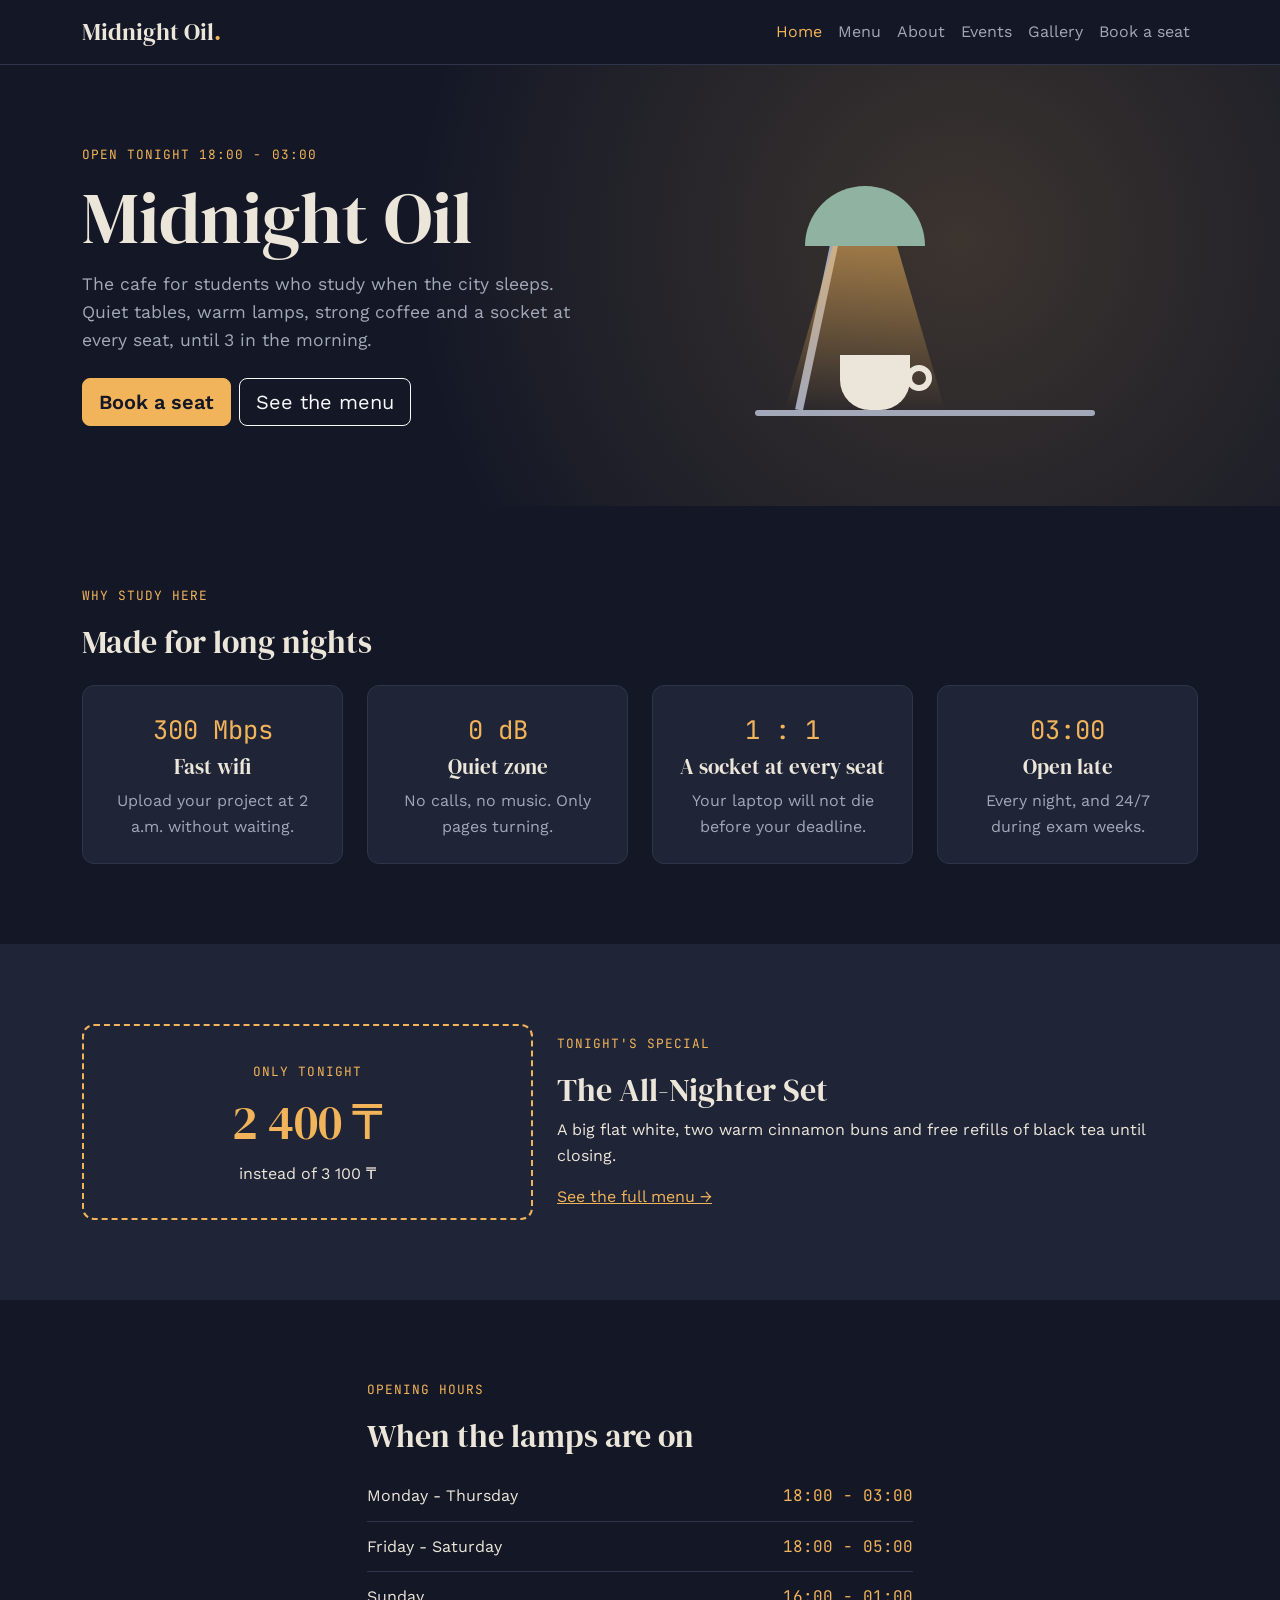
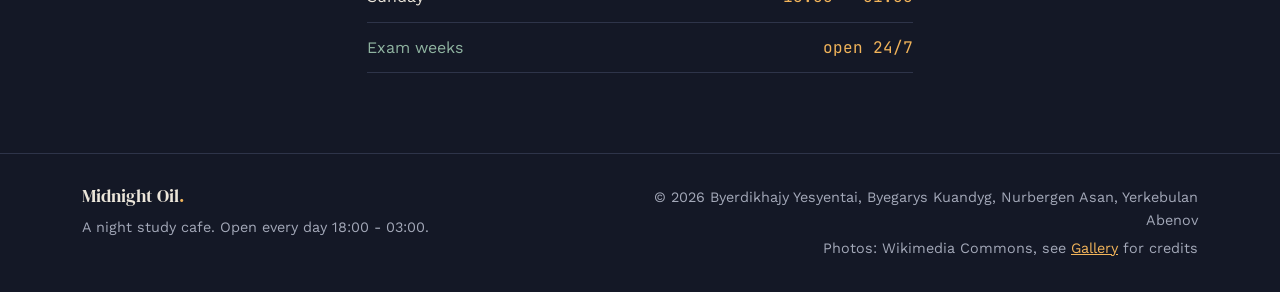
<file: index.html>
<!doctype html>
<html lang="en">
<head>
    <meta charset="UTF-8">
    <meta name="viewport" content="width=device-width, initial-scale=1.0">
    <title>Midnight Oil - Night Study Cafe</title>
    <!-- Page owner: Byerdikhajy Yesyentai -->

    <!-- Bootstrap first, then the fonts, then our shared CSS, then this page's own CSS -->
    <link rel="stylesheet" href="https://cdn.jsdelivr.net/npm/bootstrap@5.3.3/dist/css/bootstrap.min.css"
          integrity="sha384-QWTKZyjpPEjISv5WaRU9OFeRpok6YctnYmDr5pNlyT2bRjXh0JMhjY6hW+ALEwIH" crossorigin="anonymous">
    <link rel="preconnect" href="https://fonts.googleapis.com">
    <link rel="preconnect" href="https://fonts.gstatic.com" crossorigin>
    <link rel="stylesheet" href="https://fonts.googleapis.com/css2?family=DM+Serif+Display&family=JetBrains+Mono:wght@400;500&family=Work+Sans:wght@400;600&display=swap">
    <link rel="stylesheet" href="css/style.css">
    <link rel="stylesheet" href="css/home.css">
</head>
<body>

    <!-- ===== SHARED NAVBAR: keep it the same on every page (only "active" moves) ===== -->
    <nav class="navbar navbar-expand-lg navbar-dark site-nav sticky-top">
        <div class="container">
            <a class="navbar-brand" href="index.html">Midnight Oil<span>.</span></a>
            <button class="navbar-toggler" type="button" data-bs-toggle="collapse" data-bs-target="#mainMenu"
                    aria-controls="mainMenu" aria-expanded="false" aria-label="Open menu">
                <span class="navbar-toggler-icon"></span>
            </button>
            <div class="collapse navbar-collapse" id="mainMenu">
                <ul class="navbar-nav ms-auto">
                    <li class="nav-item"><a class="nav-link active" aria-current="page" href="index.html">Home</a></li>
                    <li class="nav-item"><a class="nav-link" href="menu.html">Menu</a></li>
                    <li class="nav-item"><a class="nav-link" href="about.html">About</a></li>
                    <li class="nav-item"><a class="nav-link" href="events.html">Events</a></li>
                    <li class="nav-item"><a class="nav-link" href="gallery.html">Gallery</a></li>
                    <li class="nav-item"><a class="nav-link" href="reserve.html">Book a seat</a></li>
                </ul>
            </div>
        </div>
    </nav>

    <main>

        <!-- ===== HERO: text on the left, the lamp drawing on the right =====
             Bootstrap grid: on a phone both columns are col-12 (stacked, text first),
             from 768px each is col-md-6 (half the width). -->
        <header class="hero section">
            <div class="container">
                <div class="row align-items-center g-4">
                    <div class="col-12 col-md-6">
                        <p class="label">Open tonight 18:00 - 03:00</p>
                        <h1 class="hero__title">Midnight Oil</h1>
                        <p class="hero__text">The cafe for students who study when the city sleeps. Quiet tables, warm lamps, strong coffee and a socket at every seat, until 3 in the morning.</p>
                        <div class="d-flex flex-wrap gap-2">
                            <a class="btn btn-lamp btn-lg" href="reserve.html">Book a seat</a>
                            <a class="btn btn-outline-light btn-lg" href="menu.html">See the menu</a>
                        </div>
                    </div>

                    <!-- The drawing is made only with CSS (see home.css, part 2).
                         aria-hidden="true": a screen reader skips it, because it is decoration. -->
                    <div class="col-12 col-md-6">
                        <div class="scene" aria-hidden="true">
                            <div class="lamp">
                                <div class="lamp__arm"></div>
                                <div class="lamp__shade"></div>
                                <div class="lamp__light"></div>
                            </div>
                            <div class="cup">
                                <span class="steam"></span>
                                <span class="steam"></span>
                                <span class="steam"></span>
                            </div>
                            <div class="desk"></div>
                        </div>
                    </div>
                </div>
            </div>
        </header>

        <!-- ===== WHY STUDY HERE: my own CSS Grid + my own media queries (home.css, part 3) =====
             1 per row on a phone, 2 on a tablet, 4 on a laptop. -->
        <section class="section">
            <div class="container">
                <p class="label">Why study here</p>
                <h2 class="mb-4">Made for long nights</h2>
                <div class="features">
                    <article class="feature">
                        <p class="feature__stat">300 Mbps</p>
                        <h3>Fast wifi</h3>
                        <p>Upload your project at 2 a.m. without waiting.</p>
                    </article>
                    <article class="feature">
                        <p class="feature__stat">0 dB</p>
                        <h3>Quiet zone</h3>
                        <p>No calls, no music. Only pages turning.</p>
                    </article>
                    <article class="feature">
                        <p class="feature__stat">1 : 1</p>
                        <h3>A socket at every seat</h3>
                        <p>Your laptop will not die before your deadline.</p>
                    </article>
                    <article class="feature">
                        <p class="feature__stat">03:00</p>
                        <h3>Open late</h3>
                        <p>Every night, and 24/7 during exam weeks.</p>
                    </article>
                </div>
            </div>
        </section>

        <!-- ===== TONIGHT'S SPECIAL: Bootstrap grid, 2 columns =====
             The text is more important, so on a phone it comes first (order-1). -->
        <section class="section special">
            <div class="container">
                <div class="row g-4 align-items-center">
                    <div class="col-12 col-lg-7 order-1 order-lg-2">
                        <p class="label">Tonight's special</p>
                        <h2>The All-Nighter Set</h2>
                        <p>A big flat white, two warm cinnamon buns and free refills of black tea until closing.</p>
                        <a href="menu.html">See the full menu &rarr;</a>
                    </div>
                    <div class="col-12 col-lg-5 order-2 order-lg-1">
                        <div class="special__price">
                            <span class="label">Only tonight</span>
                            <p class="special__number">2 400 ₸</p>
                            <p class="mb-0">instead of 3 100 ₸</p>
                        </div>
                    </div>
                </div>
            </div>
        </section>

        <!-- ===== OPENING HOURS: a list laid out with Flexbox (home.css, part 4) ===== -->
        <section class="section">
            <div class="container">
                <div class="row justify-content-center">
                    <div class="col-12 col-md-8 col-lg-6">
                        <p class="label">Opening hours</p>
                        <h2 class="mb-3">When the lamps are on</h2>
                        <ul class="hours">
                            <li><span>Monday - Thursday</span><span>18:00 - 03:00</span></li>
                            <li><span>Friday - Saturday</span><span>18:00 - 05:00</span></li>
                            <li><span>Sunday</span><span>16:00 - 01:00</span></li>
                            <li class="hours__exam"><span>Exam weeks</span><span>open 24/7</span></li>
                        </ul>
                        <!-- shown ONLY on a phone (d-md-none): a big button you can tap -->
                        <a class="btn btn-lamp w-100 d-md-none mt-3" href="reserve.html">Book a seat for tonight</a>
                    </div>
                </div>
            </div>
        </section>
    </main>

    <!-- ===== SHARED FOOTER ===== -->
    <footer class="site-footer">
        <div class="container">
            <div class="row g-3">
                <div class="col-12 col-md-6">
                    <h2>Midnight Oil<span>.</span></h2>
                    <p class="mb-0">A night study cafe. Open every day 18:00 - 03:00.</p>
                </div>
                <div class="col-12 col-md-6 text-md-end">
                    <p class="mb-1">&copy; 2026 Byerdikhajy Yesyentai, Byegarys Kuandyg, Nurbergen Asan, Yerkebulan Abenov</p>
                    <p class="mb-0">Photos: Wikimedia Commons, see <a href="gallery.html">Gallery</a> for credits</p>
                </div>
            </div>
        </div>
    </footer>

    <!-- Bootstrap JS: makes the menu button, accordion, tabs and modals work -->
    <script src="https://cdn.jsdelivr.net/npm/bootstrap@5.3.3/dist/js/bootstrap.bundle.min.js"
            integrity="sha384-YvpcrYf0tY3lHB60NNkmXc5s9fDVZLESaAA55NDzOxhy9GkcIdslK1eN7N6jIeHz" crossorigin="anonymous"></script>
</body>
</html>
</file>
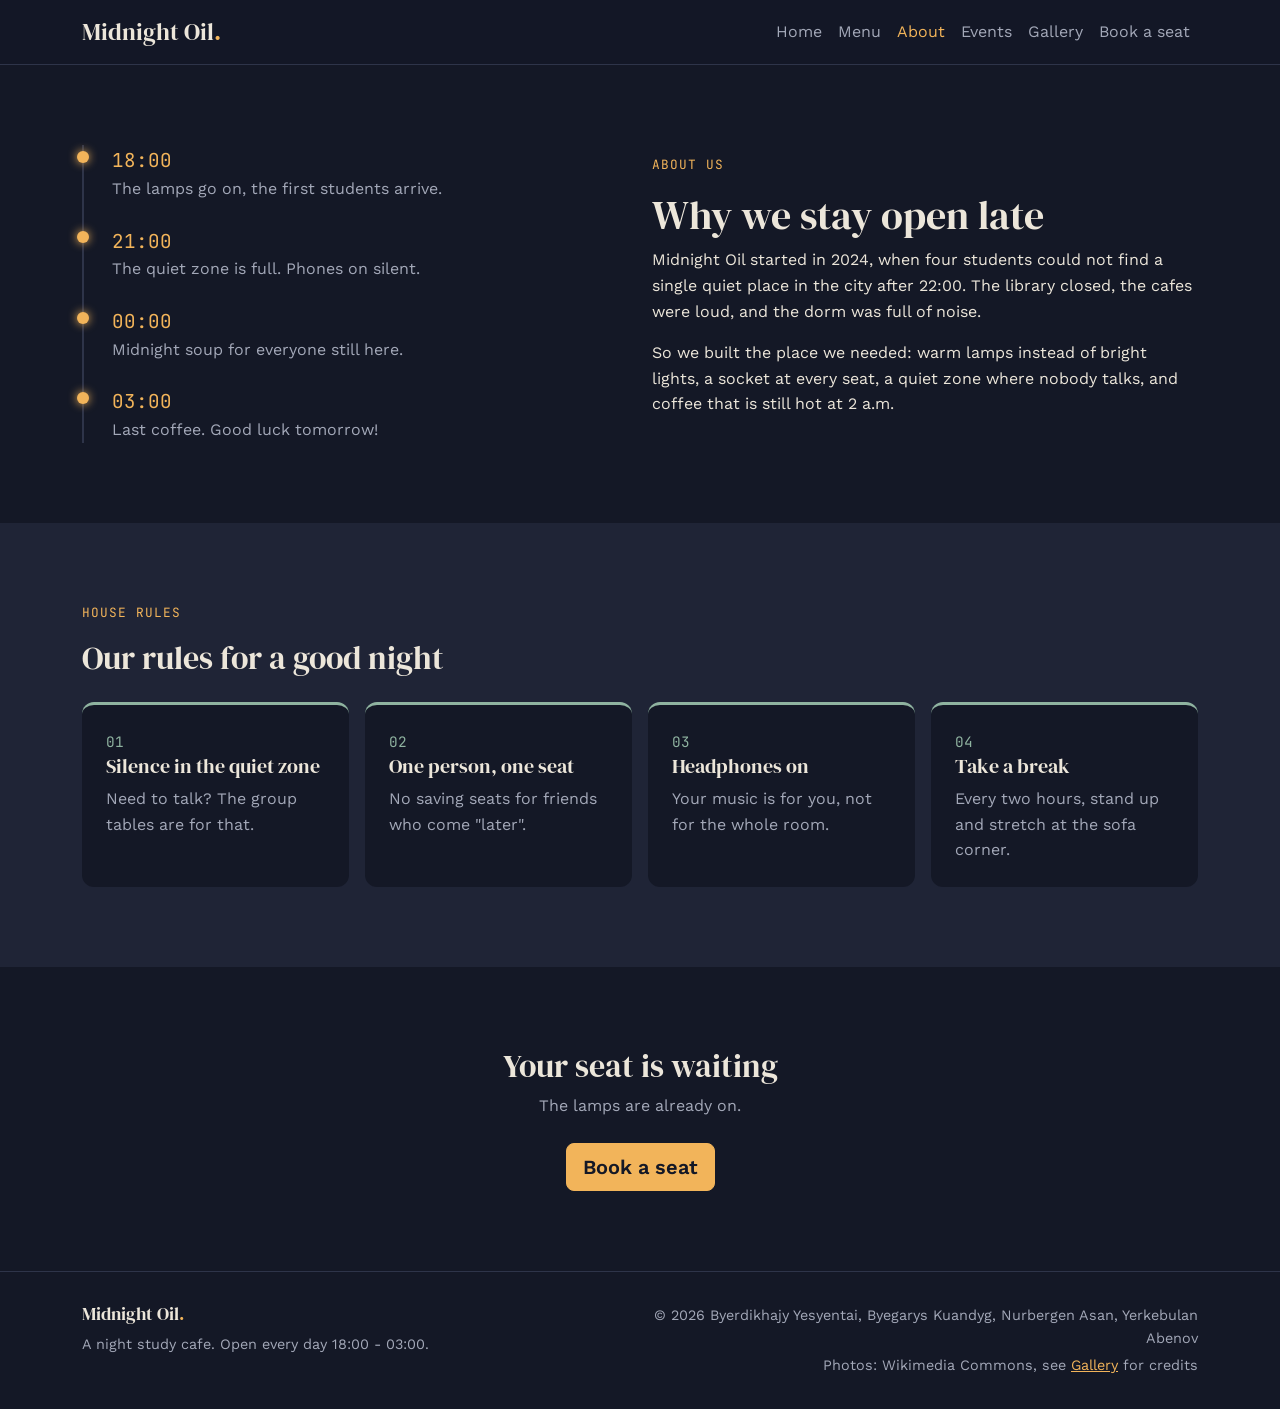
<file: about.html>
<!doctype html>
<html lang="en">
<head>
    <meta charset="UTF-8">
    <meta name="viewport" content="width=device-width, initial-scale=1.0">
    <title>About - Midnight Oil</title>
    <!-- Page owner: Nurbergen Asan -->

    <!-- Bootstrap first, then the fonts, then our shared CSS, then this page's own CSS -->
    <link rel="stylesheet" href="https://cdn.jsdelivr.net/npm/bootstrap@5.3.3/dist/css/bootstrap.min.css"
          integrity="sha384-QWTKZyjpPEjISv5WaRU9OFeRpok6YctnYmDr5pNlyT2bRjXh0JMhjY6hW+ALEwIH" crossorigin="anonymous">
    <link rel="preconnect" href="https://fonts.googleapis.com">
    <link rel="preconnect" href="https://fonts.gstatic.com" crossorigin>
    <link rel="stylesheet" href="https://fonts.googleapis.com/css2?family=DM+Serif+Display&family=JetBrains+Mono:wght@400;500&family=Work+Sans:wght@400;600&display=swap">
    <link rel="stylesheet" href="css/style.css">
    <link rel="stylesheet" href="css/about.css">
</head>
<body>

    <!-- ===== SHARED NAVBAR: keep it the same on every page (only "active" moves) ===== -->
    <nav class="navbar navbar-expand-lg navbar-dark site-nav sticky-top">
        <div class="container">
            <a class="navbar-brand" href="index.html">Midnight Oil<span>.</span></a>
            <button class="navbar-toggler" type="button" data-bs-toggle="collapse" data-bs-target="#mainMenu"
                    aria-controls="mainMenu" aria-expanded="false" aria-label="Open menu">
                <span class="navbar-toggler-icon"></span>
            </button>
            <div class="collapse navbar-collapse" id="mainMenu">
                <ul class="navbar-nav ms-auto">
                    <li class="nav-item"><a class="nav-link" href="index.html">Home</a></li>
                    <li class="nav-item"><a class="nav-link" href="menu.html">Menu</a></li>
                    <li class="nav-item"><a class="nav-link active" aria-current="page" href="about.html">About</a></li>
                    <li class="nav-item"><a class="nav-link" href="events.html">Events</a></li>
                    <li class="nav-item"><a class="nav-link" href="gallery.html">Gallery</a></li>
                    <li class="nav-item"><a class="nav-link" href="reserve.html">Book a seat</a></li>
                </ul>
            </div>
        </div>
    </nav>

    <main>

        <section class="section">
            <div class="container">
                <!-- ===== OUR STORY: Bootstrap grid, 2 columns =====
                     On a phone both are col-12 and stacked; the story is more important,
                     so it comes first (order-1). From 768px the timeline moves to the LEFT (order-md-1). -->
                <div class="row g-4 align-items-center">
                    <div class="col-12 col-md-6 order-1 order-md-2">
                        <p class="label">About us</p>
                        <h1>Why we stay open late</h1>
                        <p>Midnight Oil started in 2024, when four students could not find a single quiet place in the city after 22:00. The library closed, the cafes were loud, and the dorm was full of noise.</p>
                        <p>So we built the place we needed: warm lamps instead of bright lights, a socket at every seat, a quiet zone where nobody talks, and coffee that is still hot at 2 a.m.</p>
                    </div>

                    <!-- A night in the cafe as a timeline (my own CSS in about.css) -->
                    <div class="col-12 col-md-6 order-2 order-md-1">
                        <ol class="timeline">
                            <li><span class="timeline__time">18:00</span> The lamps go on, the first students arrive.</li>
                            <li><span class="timeline__time">21:00</span> The quiet zone is full. Phones on silent.</li>
                            <li><span class="timeline__time">00:00</span> Midnight soup for everyone still here.</li>
                            <li><span class="timeline__time">03:00</span> Last coffee. Good luck tomorrow!</li>
                        </ol>
                    </div>
                </div>
            </div>
        </section>

        <!-- ===== HOUSE RULES: Flexbox + my own media queries (about.css) =====
             Phone: stacked. Tablet: 2 per row. Laptop: all 4 in one row. -->
        <section class="section rules-section">
            <div class="container">
                <p class="label">House rules</p>
                <h2 class="mb-4">Our rules for a good night</h2>
                <div class="rules">
                    <div class="rule">
                        <span class="rule__number">01</span>
                        <h3>Silence in the quiet zone</h3>
                        <p>Need to talk? The group tables are for that.</p>
                    </div>
                    <div class="rule">
                        <span class="rule__number">02</span>
                        <h3>One person, one seat</h3>
                        <p>No saving seats for friends who come "later".</p>
                    </div>
                    <div class="rule">
                        <span class="rule__number">03</span>
                        <h3>Headphones on</h3>
                        <p>Your music is for you, not for the whole room.</p>
                    </div>
                    <div class="rule">
                        <span class="rule__number">04</span>
                        <h3>Take a break</h3>
                        <p>Every two hours, stand up and stretch at the sofa corner.</p>
                    </div>
                </div>
            </div>
        </section>

        <!-- ===== CALL TO ACTION ===== -->
        <section class="section text-center">
            <div class="container">
                <h2>Your seat is waiting</h2>
                <p class="cta-text mb-4">The lamps are already on.</p>
                <a class="btn btn-lamp btn-lg" href="reserve.html">Book a seat</a>
            </div>
        </section>
    </main>

    <!-- ===== SHARED FOOTER ===== -->
    <footer class="site-footer">
        <div class="container">
            <div class="row g-3">
                <div class="col-12 col-md-6">
                    <h2>Midnight Oil<span>.</span></h2>
                    <p class="mb-0">A night study cafe. Open every day 18:00 - 03:00.</p>
                </div>
                <div class="col-12 col-md-6 text-md-end">
                    <p class="mb-1">&copy; 2026 Byerdikhajy Yesyentai, Byegarys Kuandyg, Nurbergen Asan, Yerkebulan Abenov</p>
                    <p class="mb-0">Photos: Wikimedia Commons, see <a href="gallery.html">Gallery</a> for credits</p>
                </div>
            </div>
        </div>
    </footer>

    <!-- Bootstrap JS: makes the menu button, accordion, tabs and modals work -->
    <script src="https://cdn.jsdelivr.net/npm/bootstrap@5.3.3/dist/js/bootstrap.bundle.min.js"
            integrity="sha384-YvpcrYf0tY3lHB60NNkmXc5s9fDVZLESaAA55NDzOxhy9GkcIdslK1eN7N6jIeHz" crossorigin="anonymous"></script>
</body>
</html>
</file>
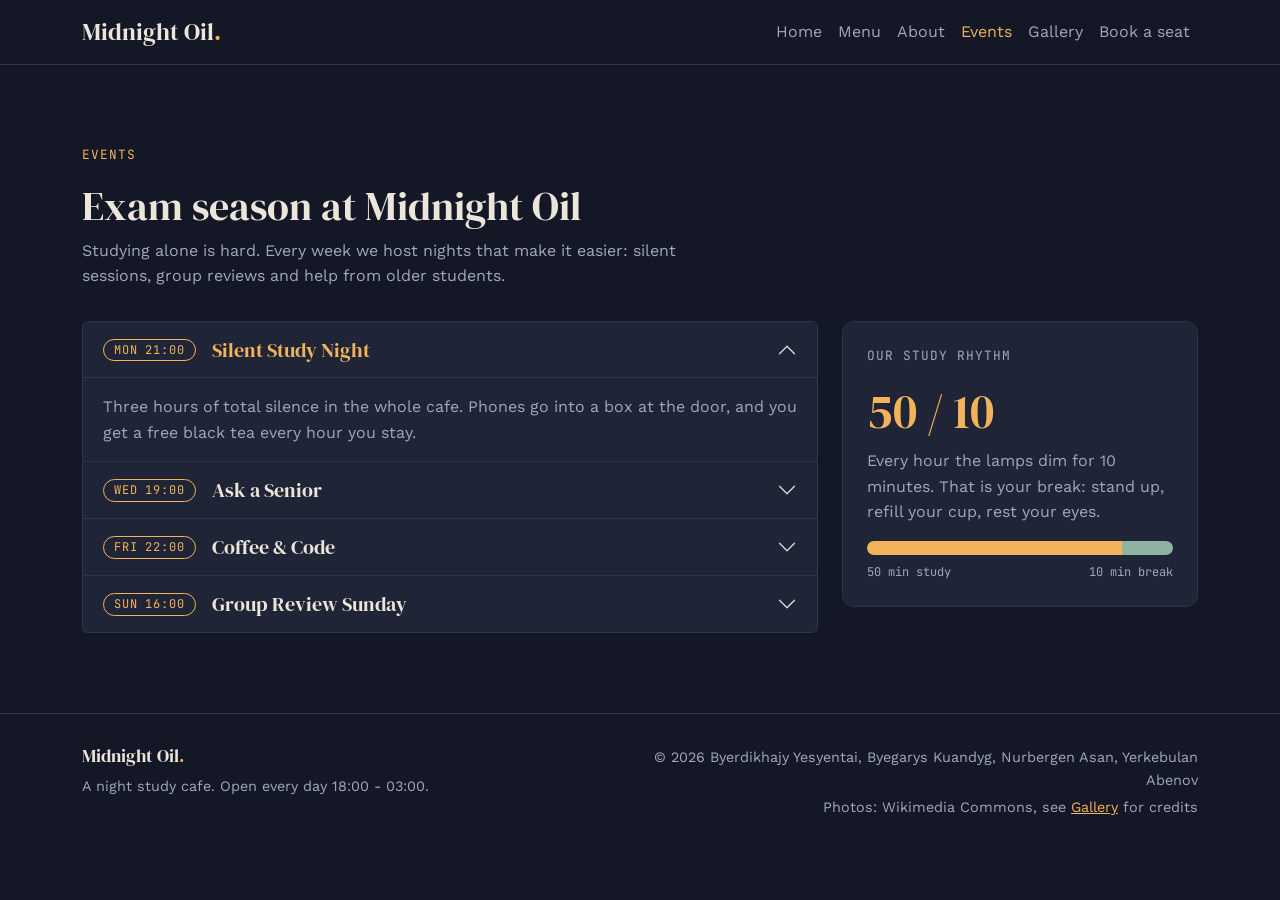
<file: events.html>
<!doctype html>
<html lang="en">
<head>
    <meta charset="UTF-8">
    <meta name="viewport" content="width=device-width, initial-scale=1.0">
    <title>Events - Midnight Oil</title>
    <!-- Page owner: Nurbergen Asan -->

    <!-- Bootstrap first, then the fonts, then our shared CSS, then this page's own CSS -->
    <link rel="stylesheet" href="https://cdn.jsdelivr.net/npm/bootstrap@5.3.3/dist/css/bootstrap.min.css"
          integrity="sha384-QWTKZyjpPEjISv5WaRU9OFeRpok6YctnYmDr5pNlyT2bRjXh0JMhjY6hW+ALEwIH" crossorigin="anonymous">
    <link rel="preconnect" href="https://fonts.googleapis.com">
    <link rel="preconnect" href="https://fonts.gstatic.com" crossorigin>
    <link rel="stylesheet" href="https://fonts.googleapis.com/css2?family=DM+Serif+Display&family=JetBrains+Mono:wght@400;500&family=Work+Sans:wght@400;600&display=swap">
    <link rel="stylesheet" href="css/style.css">
    <link rel="stylesheet" href="css/events.css">
</head>
<body>

    <!-- ===== SHARED NAVBAR: keep it the same on every page (only "active" moves) ===== -->
    <nav class="navbar navbar-expand-lg navbar-dark site-nav sticky-top">
        <div class="container">
            <a class="navbar-brand" href="index.html">Midnight Oil<span>.</span></a>
            <button class="navbar-toggler" type="button" data-bs-toggle="collapse" data-bs-target="#mainMenu"
                    aria-controls="mainMenu" aria-expanded="false" aria-label="Open menu">
                <span class="navbar-toggler-icon"></span>
            </button>
            <div class="collapse navbar-collapse" id="mainMenu">
                <ul class="navbar-nav ms-auto">
                    <li class="nav-item"><a class="nav-link" href="index.html">Home</a></li>
                    <li class="nav-item"><a class="nav-link" href="menu.html">Menu</a></li>
                    <li class="nav-item"><a class="nav-link" href="about.html">About</a></li>
                    <li class="nav-item"><a class="nav-link active" aria-current="page" href="events.html">Events</a></li>
                    <li class="nav-item"><a class="nav-link" href="gallery.html">Gallery</a></li>
                    <li class="nav-item"><a class="nav-link" href="reserve.html">Book a seat</a></li>
                </ul>
            </div>
        </div>
    </nav>

    <main>

        <section class="section">
            <div class="container">
                <p class="label">Events</p>
                <h1>Exam season at Midnight Oil</h1>
                <p class="events-intro">Studying alone is hard. Every week we host nights that make it easier: silent sessions, group reviews and help from older students.</p>

                <div class="row g-4">
                    <!-- ===== EVENTS: Bootstrap accordion =====
                         Each button opens one panel (data-bs-target = the panel's id).
                         data-bs-parent="#eventList": opening one panel closes the others.
                         The first panel has "show", so it is open when the page loads. -->
                    <div class="col-12 col-lg-8">
                        <div class="accordion event-list" id="eventList">
                            <div class="accordion-item">
                                <h2 class="accordion-header">
                                    <button class="accordion-button" type="button" data-bs-toggle="collapse" data-bs-target="#ev1" aria-expanded="true" aria-controls="ev1">
                                        <span class="event-date">MON 21:00</span> Silent Study Night
                                    </button>
                                </h2>
                                <div id="ev1" class="accordion-collapse collapse show" data-bs-parent="#eventList">
                                    <div class="accordion-body">Three hours of total silence in the whole cafe. Phones go into a box at the door, and you get a free black tea every hour you stay.</div>
                                </div>
                            </div>
                            <div class="accordion-item">
                                <h2 class="accordion-header">
                                    <button class="accordion-button collapsed" type="button" data-bs-toggle="collapse" data-bs-target="#ev2" aria-expanded="false" aria-controls="ev2">
                                        <span class="event-date">WED 19:00</span> Ask a Senior
                                    </button>
                                </h2>
                                <div id="ev2" class="accordion-collapse collapse" data-bs-parent="#eventList">
                                    <div class="accordion-body">Third- and fourth-year students sit at the group tables and help with maths, programming and English. Bring your questions.</div>
                                </div>
                            </div>
                            <div class="accordion-item">
                                <h2 class="accordion-header">
                                    <button class="accordion-button collapsed" type="button" data-bs-toggle="collapse" data-bs-target="#ev3" aria-expanded="false" aria-controls="ev3">
                                        <span class="event-date">FRI 22:00</span> Coffee &amp; Code
                                    </button>
                                </h2>
                                <div id="ev3" class="accordion-collapse collapse" data-bs-parent="#eventList">
                                    <div class="accordion-body">A night for programmers: work on your project, show it to others, and get feedback. The best project of the month gets free coffee for a week.</div>
                                </div>
                            </div>
                            <div class="accordion-item">
                                <h2 class="accordion-header">
                                    <button class="accordion-button collapsed" type="button" data-bs-toggle="collapse" data-bs-target="#ev4" aria-expanded="false" aria-controls="ev4">
                                        <span class="event-date">SUN 16:00</span> Group Review Sunday
                                    </button>
                                </h2>
                                <div id="ev4" class="accordion-collapse collapse" data-bs-parent="#eventList">
                                    <div class="accordion-body">Book a group table for up to six and review for the week's exams together. A whiteboard and markers are on every table.</div>
                                </div>
                            </div>
                        </div>
                    </div>

                    <!-- ===== SIDE BOX: our study method =====
                         On a laptop it sits next to the events; on a phone it comes after them. -->
                    <div class="col-12 col-lg-4">
                        <aside class="pomodoro">
                            <p class="label">Our study rhythm</p>
                            <h2>50 / 10</h2>
                            <p>Every hour the lamps dim for 10 minutes. That is your break: stand up, refill your cup, rest your eyes.</p>
                            <div class="pomodoro__bar" aria-hidden="true">
                                <span class="pomodoro__study"></span><span class="pomodoro__break"></span>
                            </div>
                            <p class="pomodoro__legend mb-0"><span>50 min study</span><span>10 min break</span></p>
                        </aside>
                    </div>
                </div>
            </div>
        </section>
    </main>

    <!-- ===== SHARED FOOTER ===== -->
    <footer class="site-footer">
        <div class="container">
            <div class="row g-3">
                <div class="col-12 col-md-6">
                    <h2>Midnight Oil<span>.</span></h2>
                    <p class="mb-0">A night study cafe. Open every day 18:00 - 03:00.</p>
                </div>
                <div class="col-12 col-md-6 text-md-end">
                    <p class="mb-1">&copy; 2026 Byerdikhajy Yesyentai, Byegarys Kuandyg, Nurbergen Asan, Yerkebulan Abenov</p>
                    <p class="mb-0">Photos: Wikimedia Commons, see <a href="gallery.html">Gallery</a> for credits</p>
                </div>
            </div>
        </div>
    </footer>

    <!-- Bootstrap JS: makes the menu button, accordion, tabs and modals work -->
    <script src="https://cdn.jsdelivr.net/npm/bootstrap@5.3.3/dist/js/bootstrap.bundle.min.js"
            integrity="sha384-YvpcrYf0tY3lHB60NNkmXc5s9fDVZLESaAA55NDzOxhy9GkcIdslK1eN7N6jIeHz" crossorigin="anonymous"></script>
</body>
</html>
</file>
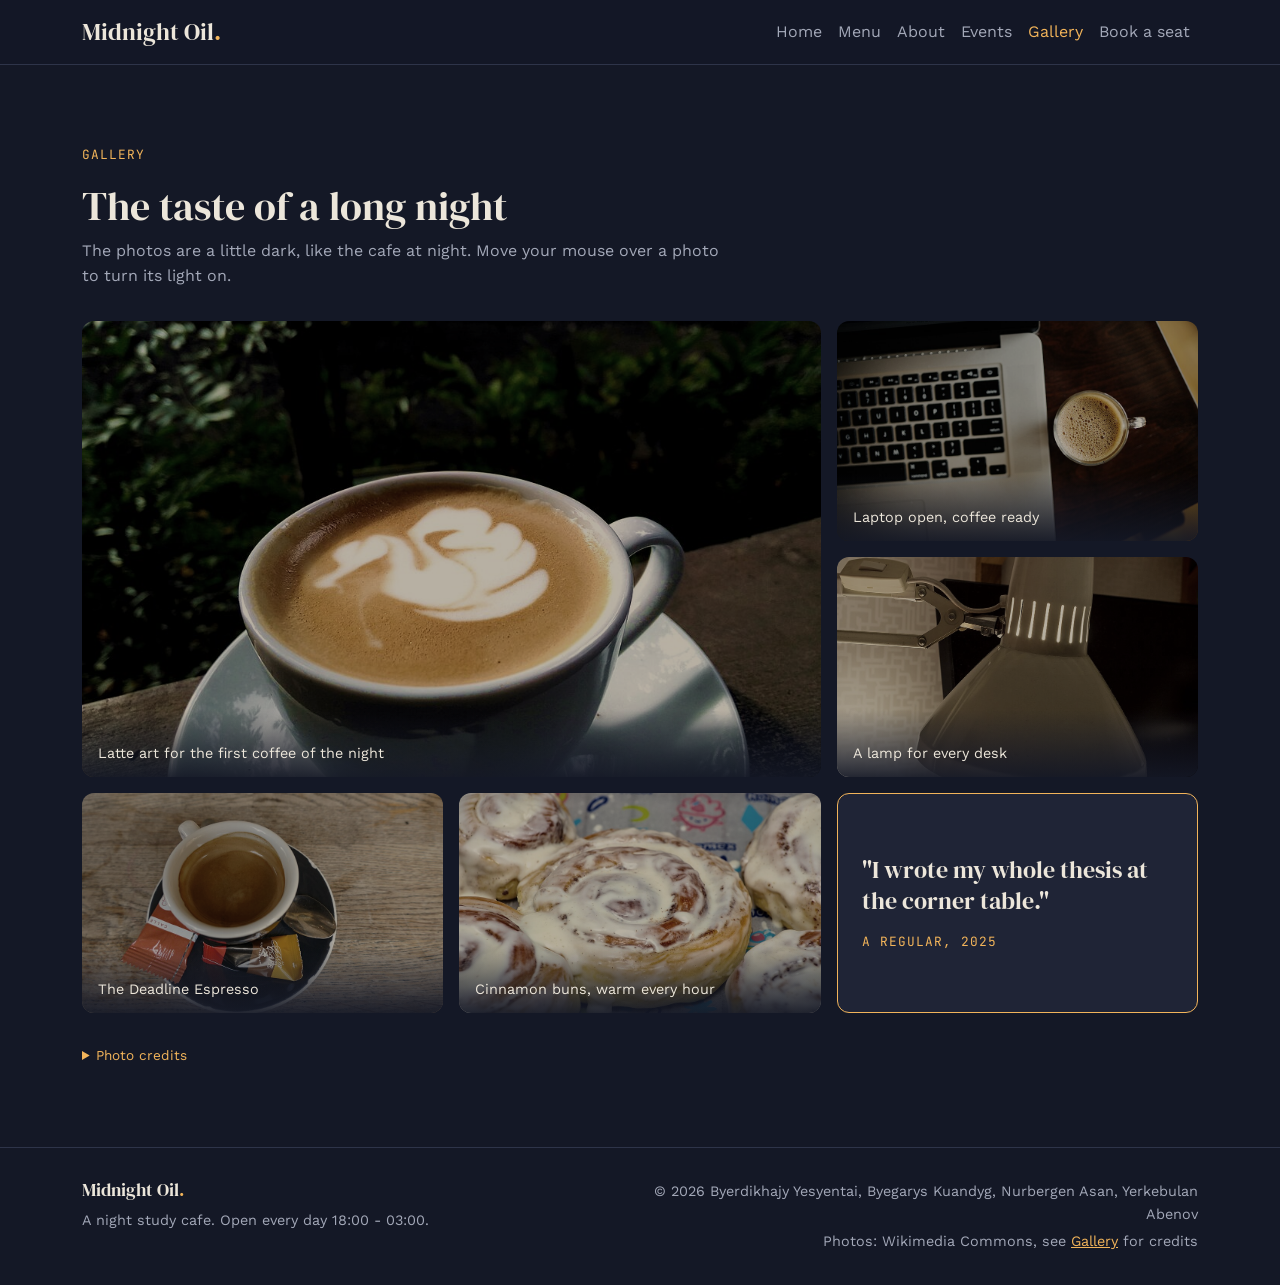
<file: gallery.html>
<!doctype html>
<html lang="en">
<head>
    <meta charset="UTF-8">
    <meta name="viewport" content="width=device-width, initial-scale=1.0">
    <title>Gallery - Midnight Oil</title>
    <!-- Page owner: Byerdikhajy Yesyentai -->

    <!-- Bootstrap first, then the fonts, then our shared CSS, then this page's own CSS -->
    <link rel="stylesheet" href="https://cdn.jsdelivr.net/npm/bootstrap@5.3.3/dist/css/bootstrap.min.css"
          integrity="sha384-QWTKZyjpPEjISv5WaRU9OFeRpok6YctnYmDr5pNlyT2bRjXh0JMhjY6hW+ALEwIH" crossorigin="anonymous">
    <link rel="preconnect" href="https://fonts.googleapis.com">
    <link rel="preconnect" href="https://fonts.gstatic.com" crossorigin>
    <link rel="stylesheet" href="https://fonts.googleapis.com/css2?family=DM+Serif+Display&family=JetBrains+Mono:wght@400;500&family=Work+Sans:wght@400;600&display=swap">
    <link rel="stylesheet" href="css/style.css">
    <link rel="stylesheet" href="css/gallery.css">
</head>
<body>

    <!-- ===== SHARED NAVBAR: keep it the same on every page (only "active" moves) ===== -->
    <nav class="navbar navbar-expand-lg navbar-dark site-nav sticky-top">
        <div class="container">
            <a class="navbar-brand" href="index.html">Midnight Oil<span>.</span></a>
            <button class="navbar-toggler" type="button" data-bs-toggle="collapse" data-bs-target="#mainMenu"
                    aria-controls="mainMenu" aria-expanded="false" aria-label="Open menu">
                <span class="navbar-toggler-icon"></span>
            </button>
            <div class="collapse navbar-collapse" id="mainMenu">
                <ul class="navbar-nav ms-auto">
                    <li class="nav-item"><a class="nav-link" href="index.html">Home</a></li>
                    <li class="nav-item"><a class="nav-link" href="menu.html">Menu</a></li>
                    <li class="nav-item"><a class="nav-link" href="about.html">About</a></li>
                    <li class="nav-item"><a class="nav-link" href="events.html">Events</a></li>
                    <li class="nav-item"><a class="nav-link active" aria-current="page" href="gallery.html">Gallery</a></li>
                    <li class="nav-item"><a class="nav-link" href="reserve.html">Book a seat</a></li>
                </ul>
            </div>
        </div>
    </nav>

    <main>

        <section class="section">
            <div class="container">
                <p class="label">Gallery</p>
                <h1>The taste of a long night</h1>
                <p class="gallery-intro">The photos are a little dark, like the cafe at night. Move your mouse over a photo to turn its light on.</p>

                <!-- ===== GALLERY: my own CSS Grid (gallery.css), no Bootstrap row =====
                     Phone: 1 column. Tablet: 2 columns. Laptop: 3 columns, and the first photo
                     is big (2 columns wide and 2 rows tall) for an unusual layout.
                     <figure> + <figcaption> = a picture with its caption (semantic HTML). -->
                <div class="gallery">
                    <figure class="gallery__item gallery__item--big">
                        <img src="images/latte.jpg" alt="A cup of latte with a swan drawn in the milk foam">
                        <figcaption>Latte art for the first coffee of the night</figcaption>
                    </figure>
                    <figure class="gallery__item">
                        <img src="images/laptop.jpg" alt="A small coffee next to an open laptop on a wooden table">
                        <figcaption>Laptop open, coffee ready</figcaption>
                    </figure>
                    <figure class="gallery__item">
                        <img src="images/lamp.jpg" alt="An old metal desk lamp with slits in its shade">
                        <figcaption>A lamp for every desk</figcaption>
                    </figure>
                    <figure class="gallery__item">
                        <img src="images/espresso.jpg" alt="An espresso on a black saucer with two sugar sticks, from above">
                        <figcaption>The Deadline Espresso</figcaption>
                    </figure>
                    <figure class="gallery__item">
                        <img src="images/buns.jpg" alt="Cinnamon buns with white icing, close up">
                        <figcaption>Cinnamon buns, warm every hour</figcaption>
                    </figure>
                    <!-- a text tile instead of a photo -->
                    <div class="gallery__item gallery__quote">
                        <p>"I wrote my whole thesis at the corner table."</p>
                        <span class="label">a regular, 2025</span>
                    </div>
                </div>

                <!-- Photo credits: the rules allow photos only with credit -->
                <details class="credits">
                    <summary>Photo credits</summary>
                    <ul>
                        <li>Latte: "Cup of coffee with latte art 2016" by Abdulrohmatt, CC BY-SA 4.0, Wikimedia Commons</li>
                        <li>Laptop: "Coffee cup next to laptop on wooden table" by Shixart1985, CC BY 2.0, Wikimedia Commons</li>
                        <li>Lamp: "Old desk lamp in Tuntorp" by W.carter, CC BY-SA 4.0, Wikimedia Commons</li>
                        <li>Espresso: "Cup of espresso 02" by Kritzolina, CC BY-SA 4.0, Wikimedia Commons</li>
                        <li>Buns: "Homemade Cinnamon rolls 03" by Pannet, CC BY 4.0, Wikimedia Commons</li>
                    </ul>
                </details>
            </div>
        </section>
    </main>

    <!-- ===== SHARED FOOTER ===== -->
    <footer class="site-footer">
        <div class="container">
            <div class="row g-3">
                <div class="col-12 col-md-6">
                    <h2>Midnight Oil<span>.</span></h2>
                    <p class="mb-0">A night study cafe. Open every day 18:00 - 03:00.</p>
                </div>
                <div class="col-12 col-md-6 text-md-end">
                    <p class="mb-1">&copy; 2026 Byerdikhajy Yesyentai, Byegarys Kuandyg, Nurbergen Asan, Yerkebulan Abenov</p>
                    <p class="mb-0">Photos: Wikimedia Commons, see <a href="gallery.html">Gallery</a> for credits</p>
                </div>
            </div>
        </div>
    </footer>

    <!-- Bootstrap JS: makes the menu button, accordion, tabs and modals work -->
    <script src="https://cdn.jsdelivr.net/npm/bootstrap@5.3.3/dist/js/bootstrap.bundle.min.js"
            integrity="sha384-YvpcrYf0tY3lHB60NNkmXc5s9fDVZLESaAA55NDzOxhy9GkcIdslK1eN7N6jIeHz" crossorigin="anonymous"></script>
</body>
</html>
</file>
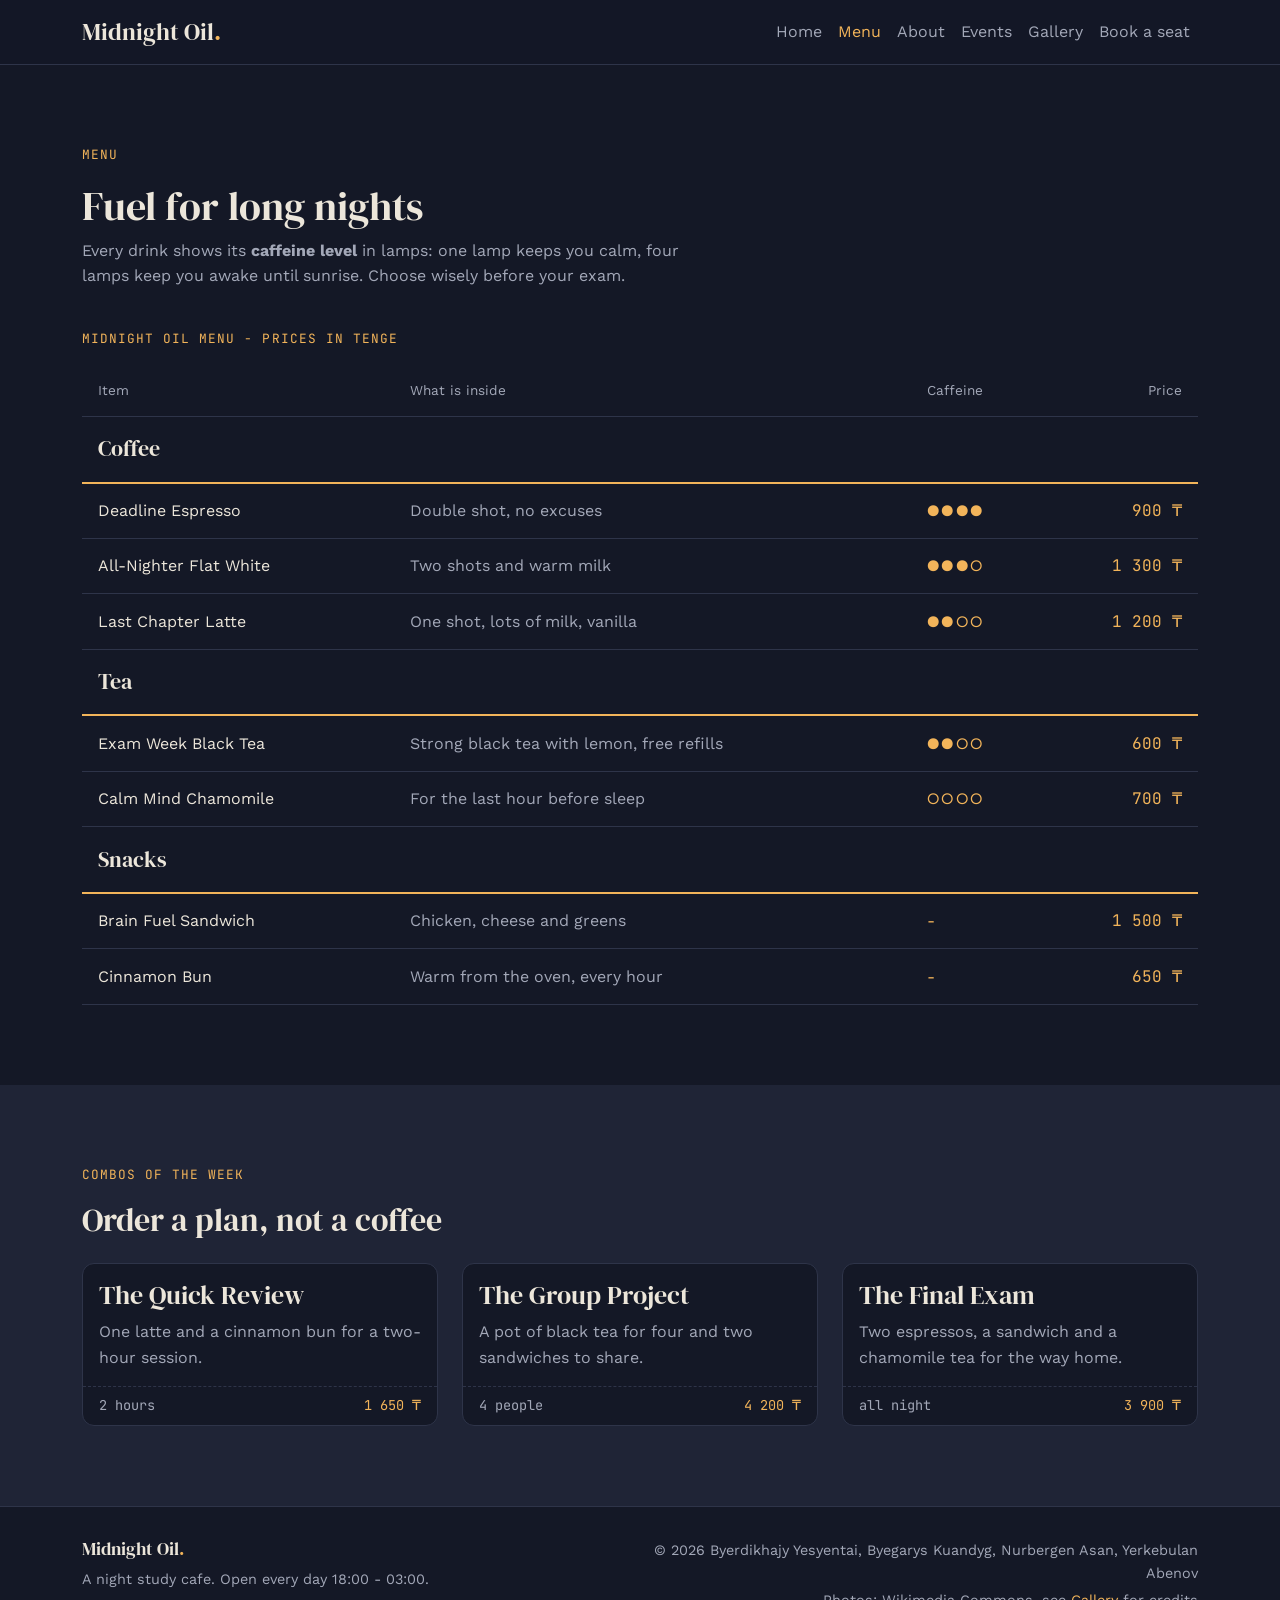
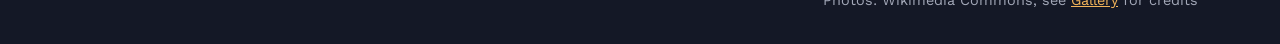
<file: menu.html>
<!doctype html>
<html lang="en">
<head>
    <meta charset="UTF-8">
    <meta name="viewport" content="width=device-width, initial-scale=1.0">
    <title>Menu - Midnight Oil</title>
    <!-- Page owner: Byegarys Kuandyg -->

    <!-- Bootstrap first, then the fonts, then our shared CSS, then this page's own CSS -->
    <link rel="stylesheet" href="https://cdn.jsdelivr.net/npm/bootstrap@5.3.3/dist/css/bootstrap.min.css"
          integrity="sha384-QWTKZyjpPEjISv5WaRU9OFeRpok6YctnYmDr5pNlyT2bRjXh0JMhjY6hW+ALEwIH" crossorigin="anonymous">
    <link rel="preconnect" href="https://fonts.googleapis.com">
    <link rel="preconnect" href="https://fonts.gstatic.com" crossorigin>
    <link rel="stylesheet" href="https://fonts.googleapis.com/css2?family=DM+Serif+Display&family=JetBrains+Mono:wght@400;500&family=Work+Sans:wght@400;600&display=swap">
    <link rel="stylesheet" href="css/style.css">
    <link rel="stylesheet" href="css/menu.css">
</head>
<body>

    <!-- ===== SHARED NAVBAR: keep it the same on every page (only "active" moves) ===== -->
    <nav class="navbar navbar-expand-lg navbar-dark site-nav sticky-top">
        <div class="container">
            <a class="navbar-brand" href="index.html">Midnight Oil<span>.</span></a>
            <button class="navbar-toggler" type="button" data-bs-toggle="collapse" data-bs-target="#mainMenu"
                    aria-controls="mainMenu" aria-expanded="false" aria-label="Open menu">
                <span class="navbar-toggler-icon"></span>
            </button>
            <div class="collapse navbar-collapse" id="mainMenu">
                <ul class="navbar-nav ms-auto">
                    <li class="nav-item"><a class="nav-link" href="index.html">Home</a></li>
                    <li class="nav-item"><a class="nav-link active" aria-current="page" href="menu.html">Menu</a></li>
                    <li class="nav-item"><a class="nav-link" href="about.html">About</a></li>
                    <li class="nav-item"><a class="nav-link" href="events.html">Events</a></li>
                    <li class="nav-item"><a class="nav-link" href="gallery.html">Gallery</a></li>
                    <li class="nav-item"><a class="nav-link" href="reserve.html">Book a seat</a></li>
                </ul>
            </div>
        </div>
    </nav>

    <main>

        <section class="section">
            <div class="container">
                <p class="label">Menu</p>
                <h1>Fuel for long nights</h1>
                <p class="menu-intro">Every drink shows its <strong>caffeine level</strong> in lamps: one lamp keeps you calm, four lamps keep you awake until sunrise. Choose wisely before your exam.</p>

                <!-- ===== THE MENU TABLE =====
                     One table with 3 groups. Each group is its own <tbody>,
                     and its first row is a group title (<th colspan="4">, it spans all 4 columns).
                     .table-responsive (Bootstrap): if the table is wider than a phone,
                     it scrolls inside its box instead of making the whole page scroll. -->
                <div class="table-responsive">
                    <table class="menu-table">
                        <caption>Midnight Oil menu - prices in tenge</caption>
                        <thead>
                            <tr>
                                <th scope="col">Item</th>
                                <th scope="col" class="menu-table__desc">What is inside</th>
                                <th scope="col">Caffeine</th>
                                <th scope="col">Price</th>
                            </tr>
                        </thead>

                        <tbody>
                            <tr class="menu-table__group">
                                <th colspan="4" scope="rowgroup">Coffee</th>
                            </tr>
                            <tr>
                                <td>Deadline Espresso</td>
                                <td class="menu-table__desc">Double shot, no excuses</td>
                                <td class="lamps">●●●●</td>
                                <td>900 ₸</td>
                            </tr>
                            <tr>
                                <td>All-Nighter Flat White</td>
                                <td class="menu-table__desc">Two shots and warm milk</td>
                                <td class="lamps">●●●○</td>
                                <td>1 300 ₸</td>
                            </tr>
                            <tr>
                                <td>Last Chapter Latte</td>
                                <td class="menu-table__desc">One shot, lots of milk, vanilla</td>
                                <td class="lamps">●●○○</td>
                                <td>1 200 ₸</td>
                            </tr>
                        </tbody>

                        <tbody>
                            <tr class="menu-table__group">
                                <th colspan="4" scope="rowgroup">Tea</th>
                            </tr>
                            <tr>
                                <td>Exam Week Black Tea</td>
                                <td class="menu-table__desc">Strong black tea with lemon, free refills</td>
                                <td class="lamps">●●○○</td>
                                <td>600 ₸</td>
                            </tr>
                            <tr>
                                <td>Calm Mind Chamomile</td>
                                <td class="menu-table__desc">For the last hour before sleep</td>
                                <td class="lamps">○○○○</td>
                                <td>700 ₸</td>
                            </tr>
                        </tbody>

                        <tbody>
                            <tr class="menu-table__group">
                                <th colspan="4" scope="rowgroup">Snacks</th>
                            </tr>
                            <tr>
                                <td>Brain Fuel Sandwich</td>
                                <td class="menu-table__desc">Chicken, cheese and greens</td>
                                <td class="lamps">-</td>
                                <td>1 500 ₸</td>
                            </tr>
                            <tr>
                                <td>Cinnamon Bun</td>
                                <td class="menu-table__desc">Warm from the oven, every hour</td>
                                <td class="lamps">-</td>
                                <td>650 ₸</td>
                            </tr>
                        </tbody>
                    </table>
                </div>
            </div>
        </section>

        <!-- ===== COMBOS: Bootstrap cards =====
             row-cols-1: 1 card per row on a phone, row-cols-md-2: 2 from 768px,
             row-cols-lg-3: 3 from 992px. h-100 makes all cards the same height. -->
        <section class="section combos">
            <div class="container">
                <p class="label">Combos of the week</p>
                <h2 class="mb-4">Order a plan, not a coffee</h2>
                <div class="row row-cols-1 row-cols-md-2 row-cols-lg-3 g-4">
                    <div class="col">
                        <div class="card combo-card h-100">
                            <div class="card-body">
                                <h3 class="card-title">The Quick Review</h3>
                                <p class="card-text">One latte and a cinnamon bun for a two-hour session.</p>
                            </div>
                            <div class="card-footer d-flex justify-content-between">
                                <span>2 hours</span><span class="combo-card__price">1 650 ₸</span>
                            </div>
                        </div>
                    </div>
                    <div class="col">
                        <div class="card combo-card h-100">
                            <div class="card-body">
                                <h3 class="card-title">The Group Project</h3>
                                <p class="card-text">A pot of black tea for four and two sandwiches to share.</p>
                            </div>
                            <div class="card-footer d-flex justify-content-between">
                                <span>4 people</span><span class="combo-card__price">4 200 ₸</span>
                            </div>
                        </div>
                    </div>
                    <div class="col">
                        <div class="card combo-card h-100">
                            <div class="card-body">
                                <h3 class="card-title">The Final Exam</h3>
                                <p class="card-text">Two espressos, a sandwich and a chamomile tea for the way home.</p>
                            </div>
                            <div class="card-footer d-flex justify-content-between">
                                <span>all night</span><span class="combo-card__price">3 900 ₸</span>
                            </div>
                        </div>
                    </div>
                </div>
            </div>
        </section>
    </main>

    <!-- ===== SHARED FOOTER ===== -->
    <footer class="site-footer">
        <div class="container">
            <div class="row g-3">
                <div class="col-12 col-md-6">
                    <h2>Midnight Oil<span>.</span></h2>
                    <p class="mb-0">A night study cafe. Open every day 18:00 - 03:00.</p>
                </div>
                <div class="col-12 col-md-6 text-md-end">
                    <p class="mb-1">&copy; 2026 Byerdikhajy Yesyentai, Byegarys Kuandyg, Nurbergen Asan, Yerkebulan Abenov</p>
                    <p class="mb-0">Photos: Wikimedia Commons, see <a href="gallery.html">Gallery</a> for credits</p>
                </div>
            </div>
        </div>
    </footer>

    <!-- Bootstrap JS: makes the menu button, accordion, tabs and modals work -->
    <script src="https://cdn.jsdelivr.net/npm/bootstrap@5.3.3/dist/js/bootstrap.bundle.min.js"
            integrity="sha384-YvpcrYf0tY3lHB60NNkmXc5s9fDVZLESaAA55NDzOxhy9GkcIdslK1eN7N6jIeHz" crossorigin="anonymous"></script>
</body>
</html>
</file>
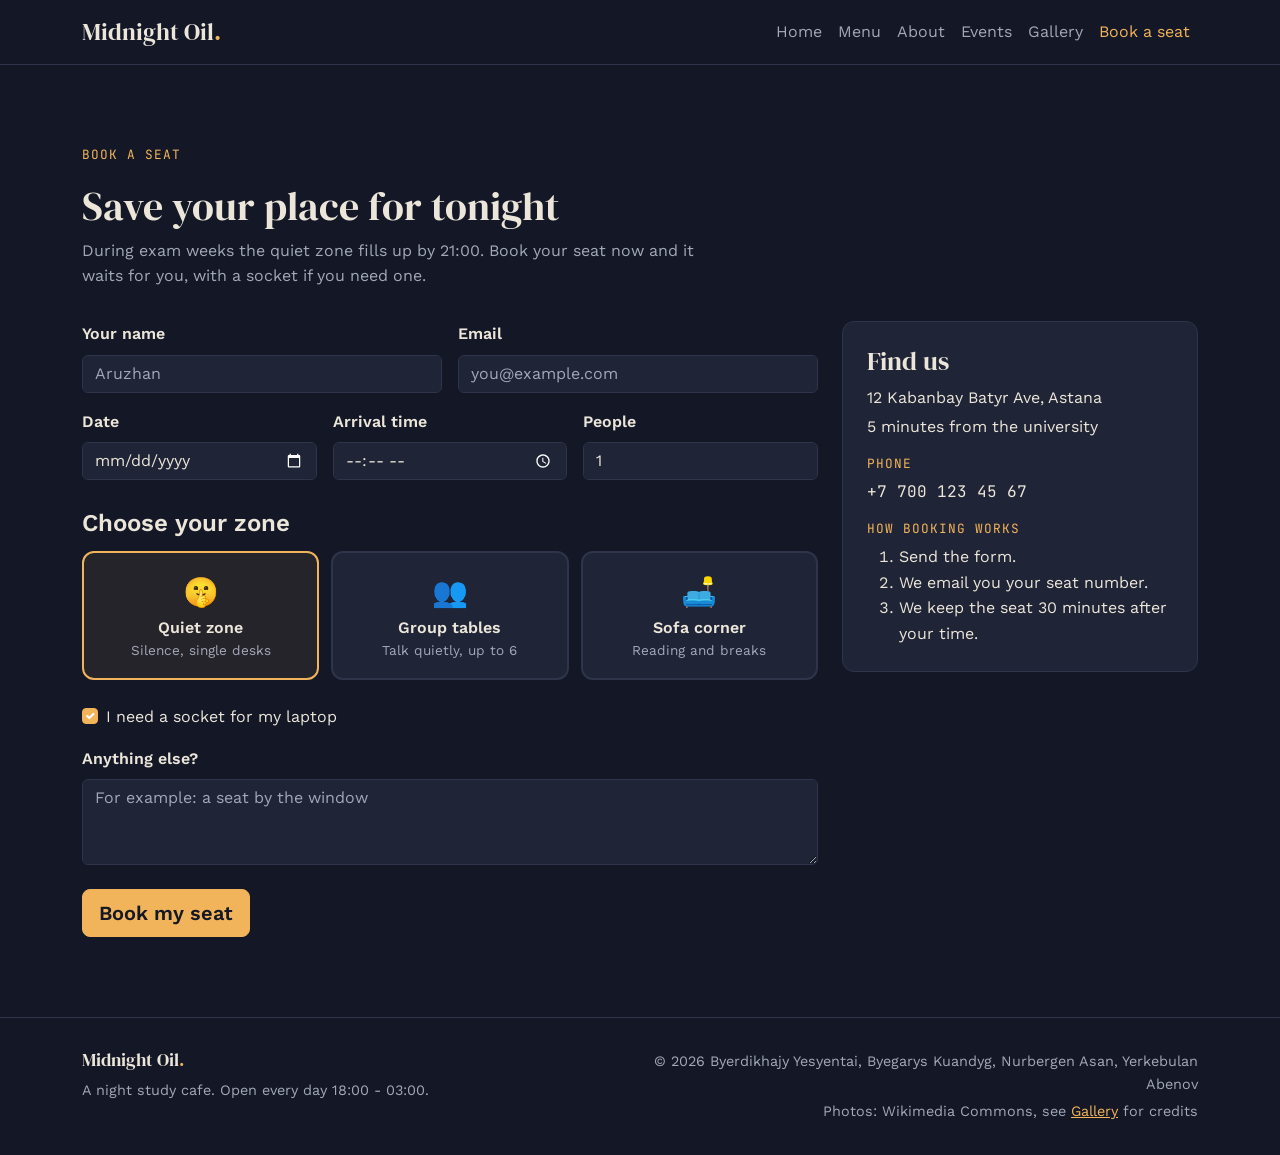
<file: reserve.html>
<!doctype html>
<html lang="en">
<head>
    <meta charset="UTF-8">
    <meta name="viewport" content="width=device-width, initial-scale=1.0">
    <title>Book a Seat - Midnight Oil</title>
    <!-- Page owner: Yerkebulan Abenov -->

    <!-- Bootstrap first, then the fonts, then our shared CSS, then this page's own CSS -->
    <link rel="stylesheet" href="https://cdn.jsdelivr.net/npm/bootstrap@5.3.3/dist/css/bootstrap.min.css"
          integrity="sha384-QWTKZyjpPEjISv5WaRU9OFeRpok6YctnYmDr5pNlyT2bRjXh0JMhjY6hW+ALEwIH" crossorigin="anonymous">
    <link rel="preconnect" href="https://fonts.googleapis.com">
    <link rel="preconnect" href="https://fonts.gstatic.com" crossorigin>
    <link rel="stylesheet" href="https://fonts.googleapis.com/css2?family=DM+Serif+Display&family=JetBrains+Mono:wght@400;500&family=Work+Sans:wght@400;600&display=swap">
    <link rel="stylesheet" href="css/style.css">
    <link rel="stylesheet" href="css/reserve.css">
</head>
<body>

    <!-- ===== SHARED NAVBAR: keep it the same on every page (only "active" moves) ===== -->
    <nav class="navbar navbar-expand-lg navbar-dark site-nav sticky-top">
        <div class="container">
            <a class="navbar-brand" href="index.html">Midnight Oil<span>.</span></a>
            <button class="navbar-toggler" type="button" data-bs-toggle="collapse" data-bs-target="#mainMenu"
                    aria-controls="mainMenu" aria-expanded="false" aria-label="Open menu">
                <span class="navbar-toggler-icon"></span>
            </button>
            <div class="collapse navbar-collapse" id="mainMenu">
                <ul class="navbar-nav ms-auto">
                    <li class="nav-item"><a class="nav-link" href="index.html">Home</a></li>
                    <li class="nav-item"><a class="nav-link" href="menu.html">Menu</a></li>
                    <li class="nav-item"><a class="nav-link" href="about.html">About</a></li>
                    <li class="nav-item"><a class="nav-link" href="events.html">Events</a></li>
                    <li class="nav-item"><a class="nav-link" href="gallery.html">Gallery</a></li>
                    <li class="nav-item"><a class="nav-link active" aria-current="page" href="reserve.html">Book a seat</a></li>
                </ul>
            </div>
        </div>
    </nav>

    <main>

        <section class="section">
            <div class="container">
                <p class="label">Book a seat</p>
                <h1>Save your place for tonight</h1>
                <p class="reserve-intro">During exam weeks the quiet zone fills up by 21:00. Book your seat now and it waits for you, with a socket if you need one.</p>

                <div class="row g-4">
                    <!-- The form is more important, so it is first and wide (8 of 12 columns on a laptop). -->
                    <div class="col-12 col-lg-8">
                        <!-- ===== THE BOOKING FORM =====
                             Every <label for="x"> matches an <input id="x">: clicking the label focuses the field.
                             "required" means the browser will not send the form while the field is empty.
                             Inside the form the Bootstrap grid puts 2 fields side by side from 768px (col-md-6). -->
                        <form class="booking-form">
                            <div class="row g-3">
                                <div class="col-12 col-md-6">
                                    <label for="name" class="form-label">Your name</label>
                                    <input type="text" id="name" name="name" class="form-control" placeholder="Aruzhan" required>
                                </div>
                                <div class="col-12 col-md-6">
                                    <label for="email" class="form-label">Email</label>
                                    <input type="email" id="email" name="email" class="form-control" placeholder="you@example.com" required>
                                </div>
                                <div class="col-12 col-md-4">
                                    <label for="date" class="form-label">Date</label>
                                    <input type="date" id="date" name="date" class="form-control" required>
                                </div>
                                <div class="col-6 col-md-4">
                                    <label for="time" class="form-label">Arrival time</label>
                                    <input type="time" id="time" name="time" class="form-control" min="18:00" required>
                                </div>
                                <div class="col-6 col-md-4">
                                    <label for="people" class="form-label">People</label>
                                    <input type="number" id="people" name="people" class="form-control" min="1" max="6" value="1">
                                </div>
                            </div>

                            <!-- Zone: radio buttons that look like tiles (styled in reserve.css).
                                 All 3 have the same name="zone", so only one can be chosen. -->
                            <fieldset class="zones">
                                <legend class="form-label">Choose your zone</legend>
                                <div class="zones__grid">
                                    <label class="zone">
                                        <input type="radio" name="zone" value="quiet" checked>
                                        <span class="zone__icon">🤫</span>
                                        <span class="zone__name">Quiet zone</span>
                                        <span class="zone__info">Silence, single desks</span>
                                    </label>
                                    <label class="zone">
                                        <input type="radio" name="zone" value="group">
                                        <span class="zone__icon">👥</span>
                                        <span class="zone__name">Group tables</span>
                                        <span class="zone__info">Talk quietly, up to 6</span>
                                    </label>
                                    <label class="zone">
                                        <input type="radio" name="zone" value="sofa">
                                        <span class="zone__icon">🛋️</span>
                                        <span class="zone__name">Sofa corner</span>
                                        <span class="zone__info">Reading and breaks</span>
                                    </label>
                                </div>
                            </fieldset>

                            <div class="form-check mb-3">
                                <input class="form-check-input" type="checkbox" id="socket" name="socket" checked>
                                <label class="form-check-label" for="socket">I need a socket for my laptop</label>
                            </div>

                            <div class="mb-4">
                                <label for="notes" class="form-label">Anything else?</label>
                                <textarea id="notes" name="notes" class="form-control" rows="3" placeholder="For example: a seat by the window"></textarea>
                            </div>

                            <button type="submit" class="btn btn-lamp btn-lg">Book my seat</button>
                        </form>
                    </div>

                    <!-- Info box: 4 of 12 columns on a laptop, under the form on a phone -->
                    <div class="col-12 col-lg-4">
                        <aside class="info-box">
                            <h2>Find us</h2>
                            <p class="mb-1">12 Kabanbay Batyr Ave, Astana</p>
                            <p class="mb-3">5 minutes from the university</p>
                            <h3>Phone</h3>
                            <p class="mb-3 info-box__mono">+7 700 123 45 67</p>
                            <h3>How booking works</h3>
                            <ol class="mb-0">
                                <li>Send the form.</li>
                                <li>We email you your seat number.</li>
                                <li>We keep the seat 30 minutes after your time.</li>
                            </ol>
                        </aside>
                    </div>
                </div>
            </div>
        </section>
    </main>

    <!-- ===== SHARED FOOTER ===== -->
    <footer class="site-footer">
        <div class="container">
            <div class="row g-3">
                <div class="col-12 col-md-6">
                    <h2>Midnight Oil<span>.</span></h2>
                    <p class="mb-0">A night study cafe. Open every day 18:00 - 03:00.</p>
                </div>
                <div class="col-12 col-md-6 text-md-end">
                    <p class="mb-1">&copy; 2026 Byerdikhajy Yesyentai, Byegarys Kuandyg, Nurbergen Asan, Yerkebulan Abenov</p>
                    <p class="mb-0">Photos: Wikimedia Commons, see <a href="gallery.html">Gallery</a> for credits</p>
                </div>
            </div>
        </div>
    </footer>

    <!-- Bootstrap JS: makes the menu button, accordion, tabs and modals work -->
    <script src="https://cdn.jsdelivr.net/npm/bootstrap@5.3.3/dist/js/bootstrap.bundle.min.js"
            integrity="sha384-YvpcrYf0tY3lHB60NNkmXc5s9fDVZLESaAA55NDzOxhy9GkcIdslK1eN7N6jIeHz" crossorigin="anonymous"></script>
</body>
</html>
</file>
<file: css/style.css>
/* ==========================================================
   style.css - SHARED by every page of Midnight Oil
   (set up by Byerdikhajy)

   Put here ONLY what every page uses: colors, fonts, the navbar,
   the footer and the shared button. Styles for one page go in
   that page's own file (home.css, menu.css, ...).

   Loaded AFTER Bootstrap, so these rules can override Bootstrap.
   ========================================================== */

/* ---------- 1. Colors and fonts ----------
   A night study cafe: dark like a room at 1 a.m.,
   warm amber like a desk lamp, off-white like chalk.
   Use them with var(--name), for example: color: var(--lamp); */
:root {
    --night: #141826;       /* page background */
    --night-light: #1f2436; /* cards, boxes */
    --lamp: #f2b45a;        /* main accent: buttons, links, highlights */
    --lamp-dark: #d99a3d;   /* button hover */
    --chalk: #ece6da;       /* main text */
    --muted: #a3a8b8;       /* small, less important text */
    --sage: #8fb3a0;        /* second accent: "quiet zone", success */
    --line: #2e3449;        /* borders */

    --font-heading: "DM Serif Display", Georgia, serif;
    --font-body: "Work Sans", Arial, sans-serif;
    --font-mono: "JetBrains Mono", "Courier New", monospace; /* hours, prices, times */
}

body {
    background-color: var(--night);
    color: var(--chalk);
    font-family: var(--font-body);
    line-height: 1.6;
}

h1, h2, h3, h4 {
    font-family: var(--font-heading);
    font-weight: 400;
    color: var(--chalk);
}

a {
    color: var(--lamp);
}

a:hover {
    color: var(--lamp-dark);
}

/* small mono labels, e.g. <p class="label">Open till 03:00</p> */
.label {
    font-family: var(--font-mono);
    font-size: 0.8rem;
    letter-spacing: 0.08em;
    text-transform: uppercase;
    color: var(--lamp);
}

/* every page section gets the same spacing */
.section {
    padding: 3rem 0;
}

@media (min-width: 992px) {
    .section {
        padding: 5rem 0;
    }
}

/* ---------- 2. Shared button ----------
   Use together with Bootstrap: <a class="btn btn-lamp" href="...">Book a seat</a> */
.btn-lamp {
    background-color: var(--lamp);
    border-color: var(--lamp);
    color: var(--night);
    font-weight: 600;
}

.btn-lamp:hover,
.btn-lamp:focus {
    background-color: var(--lamp-dark);
    border-color: var(--lamp-dark);
    color: var(--night);
}

/* ---------- 3. Navbar (the same on every page) ---------- */
.site-nav {
    background-color: rgba(20, 24, 38, 0.95);
    border-bottom: 1px solid var(--line);
}

.site-nav .navbar-brand {
    font-family: var(--font-heading);
    font-size: 1.5rem;
    color: var(--chalk);
}

.site-nav .navbar-brand span {
    color: var(--lamp);   /* the little lamp dot after the name */
}

.site-nav .nav-link {
    color: var(--muted);
}

.site-nav .nav-link:hover,
.site-nav .nav-link.active {
    color: var(--lamp);
}

/* ---------- 4. Footer (the same on every page) ---------- */
.site-footer {
    border-top: 1px solid var(--line);
    color: var(--muted);
    font-size: 0.9rem;
    padding: 2rem 0;
}

.site-footer h2 {
    font-size: 1.1rem;
}

.site-footer h2 span {
    color: var(--lamp);
}
</file>
<file: css/home.css>
/* ==========================================================
   home.css - styles ONLY for index.html
   Page owner: Byerdikhajy Yesyentai

   Part 1: hero and the lamp glow
   Part 2: the lamp + coffee cup drawing (only CSS, no image)
   Part 3: "Why study here" - my own Grid and media queries
   Part 4: tonight's special and opening hours
   Mobile-first: normal rules are for a phone,
   @media (min-width: ...) adds changes for bigger screens.
   ========================================================== */

/* ---------- Part 1: hero ---------- */

/* the "lamp glow": a soft warm circle of light behind the hero,
   made with a radial gradient that fades to transparent */
.hero {
    background: radial-gradient(circle at 75% 40%, rgba(242, 180, 90, 0.18), transparent 55%);
}

.hero__title {
    font-size: 3rem;
    line-height: 1;
}

.hero__text {
    font-size: 1.1rem;
    color: var(--muted);
    max-width: 32rem;
    margin: 1rem 0 1.5rem;
}

@media (min-width: 992px) {
    .hero__title {
        font-size: 4.5rem;
    }
}

/* ---------- Part 2: the drawing ----------
   .scene is the "paper". It is position: relative, so the parts inside
   (position: absolute) are placed from its corners. This is only for the
   drawing, not for the page layout. */
.scene {
    position: relative;
    height: 260px;
    max-width: 340px;
    margin: 0 auto;
}

/* the desk: a line at the bottom */
.desk {
    position: absolute;
    bottom: 0;
    left: 0;
    right: 0;
    height: 6px;
    background-color: var(--muted);
    border-radius: 3px;
}

/* the lamp arm: a thin bar, turned with rotate() */
.lamp__arm {
    position: absolute;
    left: 40px;
    bottom: 6px;
    width: 8px;
    height: 200px;
    background-color: var(--muted);
    transform: rotate(12deg);
    transform-origin: bottom;
}

/* the lamp shade: a half circle (only the top corners are rounded) */
.lamp__shade {
    position: absolute;
    left: 50px;
    top: 30px;
    width: 120px;
    height: 60px;
    background-color: var(--sage);
    border-radius: 60px 60px 0 0;
}

/* the light: a trapezoid cut with clip-path, colored with a gradient
   that goes from lamp-yellow to transparent */
.lamp__light {
    position: absolute;
    left: 30px;
    top: 90px;
    width: 160px;
    height: 164px;
    background: linear-gradient(rgba(242, 180, 90, 0.55), transparent);
    clip-path: polygon(30% 0, 70% 0, 100% 100%, 0 100%);
}

/* the cup: a rectangle with round bottom corners */
.cup {
    position: absolute;
    left: 85px;
    bottom: 6px;
    width: 70px;
    height: 55px;
    background-color: var(--chalk);
    border-radius: 0 0 30px 30px;
}

/* the handle: an empty circle with a thick border, made with ::after */
.cup::after {
    content: "";
    position: absolute;
    right: -22px;
    top: 10px;
    width: 26px;
    height: 26px;
    border: 6px solid var(--chalk);
    border-radius: 50%;
}

/* the steam: 3 thin lines that rise and fade (animation) */
.steam {
    position: absolute;
    bottom: 60px;
    width: 6px;
    height: 30px;
    background-color: var(--muted);
    border-radius: 3px;
    opacity: 0;
    animation: rise 3s infinite;
}

.steam:nth-child(1) { left: 18px; }
.steam:nth-child(2) { left: 32px; animation-delay: 1s; }
.steam:nth-child(3) { left: 46px; animation-delay: 2s; }

@keyframes rise {
    0%   { transform: translateY(0);     opacity: 0; }
    30%  { opacity: 0.7; }
    100% { transform: translateY(-40px); opacity: 0; }
}

/* people who turned off animations in their system settings see no movement */
@media (prefers-reduced-motion: reduce) {
    .steam {
        animation: none;
        opacity: 0.5;
    }
}

/* ---------- Part 3: "Why study here" - my own media queries ---------- */

/* phone: 1 column */
.features {
    display: grid;
    grid-template-columns: 1fr;
    gap: 1rem;
}

.feature {
    background-color: var(--night-light);
    border: 1px solid var(--line);
    border-radius: 12px;
    padding: 1.5rem;
    transition: transform 0.2s, border-color 0.2s;
}

/* hover detail: the box lifts a little and the border lights up */
.feature:hover {
    transform: translateY(-4px);
    border-color: var(--lamp);
}

.feature h3 {
    font-size: 1.3rem;
}

.feature p:last-child {
    color: var(--muted);
    margin-bottom: 0;
}

.feature__stat {
    font-family: var(--font-mono);
    font-size: 1.6rem;
    color: var(--lamp);
    margin-bottom: 0.25rem;
}

/* tablet: from 768px, 2 columns */
@media (min-width: 768px) {
    .features {
        grid-template-columns: repeat(2, 1fr);
        gap: 1.5rem;
    }
}

/* laptop: from 1200px, 4 columns, and the text is centered */
@media (min-width: 1200px) {
    .features {
        grid-template-columns: repeat(4, 1fr);
    }

    .feature {
        text-align: center;
    }
}

/* ---------- Part 4: special and opening hours ---------- */

.special {
    background-color: var(--night-light);
}

.special__price {
    border: 2px dashed var(--lamp);
    border-radius: 12px;
    padding: 2rem;
    text-align: center;
}

.special__number {
    font-family: var(--font-heading);
    font-size: 3rem;
    color: var(--lamp);
    margin: 0;
}

/* each line of the hours: day on the left, time on the right (Flexbox) */
.hours {
    list-style: none;
    padding: 0;
    margin: 0;
}

.hours li {
    display: flex;
    justify-content: space-between;
    gap: 1rem;
    padding: 0.75rem 0;
    border-bottom: 1px solid var(--line);
}

.hours li span:last-child {
    font-family: var(--font-mono);
    color: var(--lamp);
}

.hours__exam span:first-child {
    color: var(--sage);
}
</file>
<file: css/about.css>
/* ==========================================================
   about.css - styles ONLY for about.html
   Page owner: Nurbergen Asan

   Part 1: the night timeline
   Part 2: house rules - Flexbox with my own media queries
   Mobile-first: normal rules are for a phone,
   @media (min-width: ...) adds changes for bigger screens.
   ========================================================== */

/* ---------- Part 1: timeline ----------
   An <ol> with a vertical line on the left. Each <li> has a round "lamp" dot
   made with ::before, sitting on the line. */

.timeline {
    list-style: none;
    margin: 0;
    padding: 0 0 0 1.75rem;
    border-left: 2px solid var(--line);
}

.timeline li {
    position: relative;          /* so the dot (::before) is placed from this li */
    padding-bottom: 1.5rem;
    color: var(--muted);
}

.timeline li:last-child {
    padding-bottom: 0;
}

.timeline li::before {
    content: "";
    position: absolute;
    left: calc(-1.75rem - 7px);  /* back to the line: the padding + half the dot */
    top: 0.35rem;
    width: 12px;
    height: 12px;
    border-radius: 50%;
    background-color: var(--lamp);
    box-shadow: 0 0 10px var(--lamp);   /* the dot glows like a small lamp */
}

.timeline__time {
    display: block;
    font-family: var(--font-mono);
    font-size: 1.2rem;
    color: var(--lamp);
}

/* ---------- Part 2: house rules ---------- */

.rules-section {
    background-color: var(--night-light);
}

/* phone: Flexbox column = the rules are stacked */
.rules {
    display: flex;
    flex-direction: column;
    gap: 1rem;
}

.rule {
    background-color: var(--night);
    border-radius: 12px;
    border-top: 3px solid var(--sage);
    padding: 1.5rem;
}

.rule h3 {
    font-size: 1.25rem;
}

.rule p {
    color: var(--muted);
    margin-bottom: 0;
}

.rule__number {
    font-family: var(--font-mono);
    color: var(--sage);
    font-size: 0.9rem;
}

.cta-text {
    color: var(--muted);
}

/* tablet: from 768px - a row that wraps, 2 rules per row */
@media (min-width: 768px) {
    .rules {
        flex-direction: row;
        flex-wrap: wrap;
    }

    .rule {
        flex: 1 1 calc(50% - 1rem);    /* grow, shrink, start at half the width minus the gap */
    }
}

/* laptop: from 992px - all 4 rules in one row */
@media (min-width: 992px) {
    .rule {
        flex: 1 1 0;
    }
}
</file>
<file: css/events.css>
/* ==========================================================
   events.css - styles ONLY for events.html
   Page owner: Nurbergen Asan

   Part 1: the accordion, restyled for the dark site
   Part 2: the 50 / 10 study rhythm box
   Mobile-first: normal rules are for a phone,
   @media (min-width: ...) adds changes for bigger screens.
   ========================================================== */

.events-intro {
    color: var(--muted);
    max-width: 40rem;
    margin-bottom: 2rem;
}

/* ---------- Part 1: accordion ----------
   Bootstrap 5.3 builds the accordion from CSS variables (--bs-accordion-...).
   Changing the variables is the easiest way to change its colors. */
.event-list {
    --bs-accordion-bg: var(--night-light);
    --bs-accordion-color: var(--chalk);
    --bs-accordion-border-color: var(--line);
    --bs-accordion-btn-color: var(--chalk);
    --bs-accordion-active-bg: var(--night-light);
    --bs-accordion-active-color: var(--lamp);
    --bs-accordion-btn-focus-box-shadow: 0 0 0 0.2rem rgba(242, 180, 90, 0.25);
    --bs-accordion-btn-active-icon: var(--bs-accordion-btn-icon);   /* same arrow when open */
}

/* the arrow picture is dark; invert() turns it light so it shows on the dark background */
.event-list .accordion-button::after {
    filter: invert(1);
}

.event-list .accordion-button {
    font-family: var(--font-heading);
    font-size: 1.25rem;
    flex-wrap: wrap;     /* phone: the date sits above the title */
}

.event-list .accordion-body {
    color: var(--muted);
}

/* phone: the date is a small line above the event name */
.event-date {
    display: block;
    width: 100%;
    font-family: var(--font-mono);
    font-size: 0.75rem;
    letter-spacing: 0.08em;
    color: var(--lamp);
    margin-bottom: 0.25rem;
}

/* tablet: from 768px the date becomes a small badge before the name */
@media (min-width: 768px) {
    .event-list .accordion-button {
        flex-wrap: nowrap;
    }

    .event-date {
        display: inline-block;
        width: auto;
        margin: 0 1rem 0 0;
        padding: 0.2rem 0.6rem;
        border: 1px solid var(--lamp);
        border-radius: 99px;
    }
}

/* ---------- Part 2: study rhythm box ---------- */

.pomodoro {
    background-color: var(--night-light);
    border: 1px solid var(--line);
    border-radius: 12px;
    padding: 1.5rem;
}

.pomodoro h2 {
    font-size: 3rem;
    color: var(--lamp);
}

.pomodoro p {
    color: var(--muted);
}

/* the bar: 50 parts study (lamp color) and 10 parts break (sage), made with Flexbox */
.pomodoro__bar {
    display: flex;
    height: 14px;
    border-radius: 7px;
    overflow: hidden;
    margin: 1rem 0 0.5rem;
}

.pomodoro__study {
    flex: 50;
    background-color: var(--lamp);
}

.pomodoro__break {
    flex: 10;
    background-color: var(--sage);
}

.pomodoro__legend {
    display: flex;
    justify-content: space-between;
    font-family: var(--font-mono);
    font-size: 0.75rem;
}

/* laptop: from 992px the box stays visible while you read the events */
@media (min-width: 992px) {
    .pomodoro {
        position: sticky;
        top: 90px;
    }
}
</file>
<file: css/gallery.css>
/* ==========================================================
   gallery.css - styles ONLY for gallery.html
   Page owner: Byerdikhajy Yesyentai

   Part 1: the grid - my own media queries
   Part 2: the "lights on" hover effect
   Part 3: the quote tile and the credits
   Mobile-first: normal rules are for a phone,
   @media (min-width: ...) adds changes for bigger screens.
   ========================================================== */

.gallery-intro {
    color: var(--muted);
    max-width: 40rem;
    margin-bottom: 2rem;
}

/* ---------- Part 1: the grid ---------- */

/* phone: 1 column, every row 240px tall */
.gallery {
    display: grid;
    grid-template-columns: 1fr;
    grid-auto-rows: 240px;
    gap: 1rem;
}

.gallery__item {
    position: relative;          /* the caption is placed from this box */
    margin: 0;
    border-radius: 12px;
    overflow: hidden;            /* the photo's corners are cut round too */
}

/* the photo fills its whole cell; object-fit: cover crops it instead of stretching it */
.gallery__item img {
    width: 100%;
    height: 100%;
    object-fit: cover;
}

/* tablet: from 768px, 2 columns */
@media (min-width: 768px) {
    .gallery {
        grid-template-columns: repeat(2, 1fr);
    }
}

/* laptop: from 992px, 3 columns, and the first photo takes 2 columns and 2 rows */
@media (min-width: 992px) {
    .gallery {
        grid-template-columns: repeat(3, 1fr);
        grid-auto-rows: 220px;
    }

    .gallery__item--big {
        grid-column: span 2;
        grid-row: span 2;
    }
}

/* ---------- Part 2: lights on ----------
   At rest the photos are darker and a bit warm (sepia), like a room at night.
   On hover the filter goes back to normal and the photo zooms in a little. */
.gallery__item img {
    filter: brightness(0.65) sepia(0.3);
    transition: filter 0.4s, transform 0.4s;
}

.gallery__item:hover img {
    filter: none;
    transform: scale(1.05);
}

/* the caption sits on the bottom of the photo, on a dark gradient so it can be read */
.gallery__item figcaption {
    position: absolute;
    left: 0;
    right: 0;
    bottom: 0;
    padding: 2rem 1rem 0.75rem;
    background: linear-gradient(transparent, rgba(20, 24, 38, 0.9));
    color: var(--chalk);
    font-size: 0.9rem;
}

@media (prefers-reduced-motion: reduce) {
    .gallery__item img {
        transition: none;
    }
}

/* ---------- Part 3: quote tile and credits ---------- */

.gallery__quote {
    display: flex;
    flex-direction: column;
    justify-content: center;
    padding: 1.5rem;
    background-color: var(--night-light);
    border: 1px solid var(--lamp);
}

.gallery__quote p {
    font-family: var(--font-heading);
    font-size: 1.5rem;
    line-height: 1.3;
}

.credits {
    margin-top: 2rem;
    color: var(--muted);
    font-size: 0.85rem;
}

.credits summary {
    cursor: pointer;
    color: var(--lamp);
}
</file>
<file: css/menu.css>
/* ==========================================================
   menu.css - styles ONLY for menu.html
   Page owner: Byegarys Kuandyg

   Part 1: the menu table
   Part 2: the combo cards (restyled Bootstrap cards)
   Mobile-first: normal rules are for a phone,
   @media (min-width: ...) adds changes for bigger screens.
   ========================================================== */

.menu-intro {
    color: var(--muted);
    max-width: 40rem;
    margin-bottom: 2rem;
}

/* ---------- Part 1: the table ---------- */

.menu-table {
    width: 100%;
    border-collapse: collapse;   /* neighbour cells share one border instead of two */
}

/* Bootstrap puts the caption under the table in grey; we move it to the top */
.menu-table caption {
    caption-side: top;
    color: var(--lamp);
    font-family: var(--font-mono);
    font-size: 0.8rem;
    letter-spacing: 0.08em;
    text-transform: uppercase;
    padding-bottom: 1rem;
}

.menu-table th,
.menu-table td {
    padding: 0.75rem 0.5rem;
    border-bottom: 1px solid var(--line);
    text-align: left;
}

/* column names */
.menu-table thead th {
    color: var(--muted);
    font-weight: 400;
    font-size: 0.85rem;
}

/* group title rows: Coffee, Tea, Snacks */
.menu-table__group th {
    font-family: var(--font-heading);
    font-size: 1.4rem;
    font-weight: 400;
    color: var(--chalk);
    padding-top: 1.5rem;
    border-bottom: 2px solid var(--lamp);
}

/* the last column (price): mono font, aligned to the right */
.menu-table td:last-child,
.menu-table thead th:last-child {
    text-align: right;
    white-space: nowrap;          /* "1 300 ₸" never breaks into two lines */
}

.menu-table td:last-child {
    font-family: var(--font-mono);
    color: var(--lamp);
}

/* caffeine "lamps" */
.lamps {
    color: var(--lamp);
    letter-spacing: 0.15em;
    white-space: nowrap;
}

/* a row lights up when the mouse is over it */
.menu-table tbody tr:hover td {
    background-color: var(--night-light);
}

/* phone: the "What is inside" column is hidden, so the table fits 375px */
.menu-table__desc {
    display: none;
}

/* tablet: from 768px the description column comes back */
@media (min-width: 768px) {
    .menu-table__desc {
        display: table-cell;
        color: var(--muted);
    }

    .menu-table th,
    .menu-table td {
        padding: 0.9rem 1rem;
    }
}

/* ---------- Part 2: combo cards ----------
   Bootstrap cards are white by default; we make them fit the dark style. */

.combos {
    background-color: var(--night-light);
}

.combo-card {
    background-color: var(--night);
    border: 1px solid var(--line);
    border-radius: 12px;
    color: var(--chalk);
    transition: border-color 0.2s, transform 0.2s;
}

.combo-card:hover {
    border-color: var(--lamp);
    transform: translateY(-4px);
}

.combo-card .card-title {
    font-size: 1.4rem;
}

.combo-card .card-text {
    color: var(--muted);
}

.combo-card .card-footer {
    background-color: transparent;
    border-top: 1px dashed var(--line);
    font-family: var(--font-mono);
    font-size: 0.85rem;
    color: var(--muted);
}

.combo-card__price {
    color: var(--lamp);
}

/* laptop: from 992px the card titles get a little bigger */
@media (min-width: 992px) {
    .combo-card .card-title {
        font-size: 1.6rem;
    }
}
</file>
<file: css/reserve.css>
/* ==========================================================
   reserve.css - styles ONLY for reserve.html
   Page owner: Yerkebulan Abenov

   Part 1: the form fields (restyled Bootstrap form controls)
   Part 2: the zone tiles - my own Grid and media queries
   Part 3: the info box
   Mobile-first: normal rules are for a phone,
   @media (min-width: ...) adds changes for bigger screens.
   ========================================================== */

.reserve-intro {
    color: var(--muted);
    max-width: 40rem;
    margin-bottom: 2rem;
}

/* ---------- Part 1: form fields ----------
   Bootstrap inputs are white; we make them dark with a lamp-colored focus. */

.booking-form .form-label {
    color: var(--chalk);
    font-weight: 600;
}

.booking-form .form-control {
    background-color: var(--night-light);
    border: 1px solid var(--line);
    color: var(--chalk);
    color-scheme: dark;            /* the date and time pickers open in dark colors */
}

.booking-form .form-control::placeholder {
    color: var(--muted);
}

.booking-form .form-control:focus {
    background-color: var(--night-light);
    border-color: var(--lamp);
    color: var(--chalk);
    box-shadow: 0 0 0 0.2rem rgba(242, 180, 90, 0.25);   /* soft lamp glow instead of Bootstrap blue */
}

.booking-form .form-check-input:checked {
    background-color: var(--lamp);
    border-color: var(--lamp);
}

/* ---------- Part 2: zone tiles ---------- */

.zones {
    margin: 1.5rem 0;
}

/* phone: the 3 tiles are stacked (1 column) */
.zones__grid {
    display: grid;
    grid-template-columns: 1fr;
    gap: 0.75rem;
}

/* one tile: the whole tile is a <label>, so clicking anywhere chooses the radio */
.zone {
    display: grid;
    grid-template-columns: auto 1fr;    /* phone: icon left, text right */
    column-gap: 0.75rem;
    align-items: center;
    background-color: var(--night-light);
    border: 2px solid var(--line);
    border-radius: 12px;
    padding: 1rem;
    cursor: pointer;
    transition: border-color 0.2s;
}

.zone:hover {
    border-color: var(--muted);
}

/* hide the real round radio button; the tile border shows the choice instead */
.zone input {
    position: absolute;
    opacity: 0;
}

/* :has() - when the radio inside this tile is checked, the tile lights up */
.zone:has(input:checked) {
    border-color: var(--lamp);
    background-color: rgba(242, 180, 90, 0.08);
}

/* keyboard users still see which tile has focus */
.zone:has(input:focus-visible) {
    outline: 2px solid var(--lamp);
    outline-offset: 2px;
}

.zone__icon {
    font-size: 1.8rem;
    grid-row: span 2;
}

.zone__name {
    font-weight: 600;
}

.zone__info {
    color: var(--muted);
    font-size: 0.85rem;
}

/* tablet: from 768px the 3 tiles sit in one row, and each tile is centered with the icon on top */
@media (min-width: 768px) {
    .zones__grid {
        grid-template-columns: repeat(3, 1fr);
    }

    .zone {
        grid-template-columns: 1fr;
        text-align: center;
    }

    .zone__icon {
        grid-row: auto;
    }
}

/* ---------- Part 3: info box ---------- */

.info-box {
    background-color: var(--night-light);
    border: 1px solid var(--line);
    border-radius: 12px;
    padding: 1.5rem;
}

.info-box h2 {
    font-size: 1.6rem;
}

.info-box h3 {
    font-family: var(--font-mono);
    font-size: 0.8rem;
    letter-spacing: 0.08em;
    text-transform: uppercase;
    color: var(--lamp);
}

.info-box__mono {
    font-family: var(--font-mono);
}

/* laptop: from 992px the info box stays on screen while you scroll the form */
@media (min-width: 992px) {
    .info-box {
        position: sticky;
        top: 90px;
    }
}
</file>
